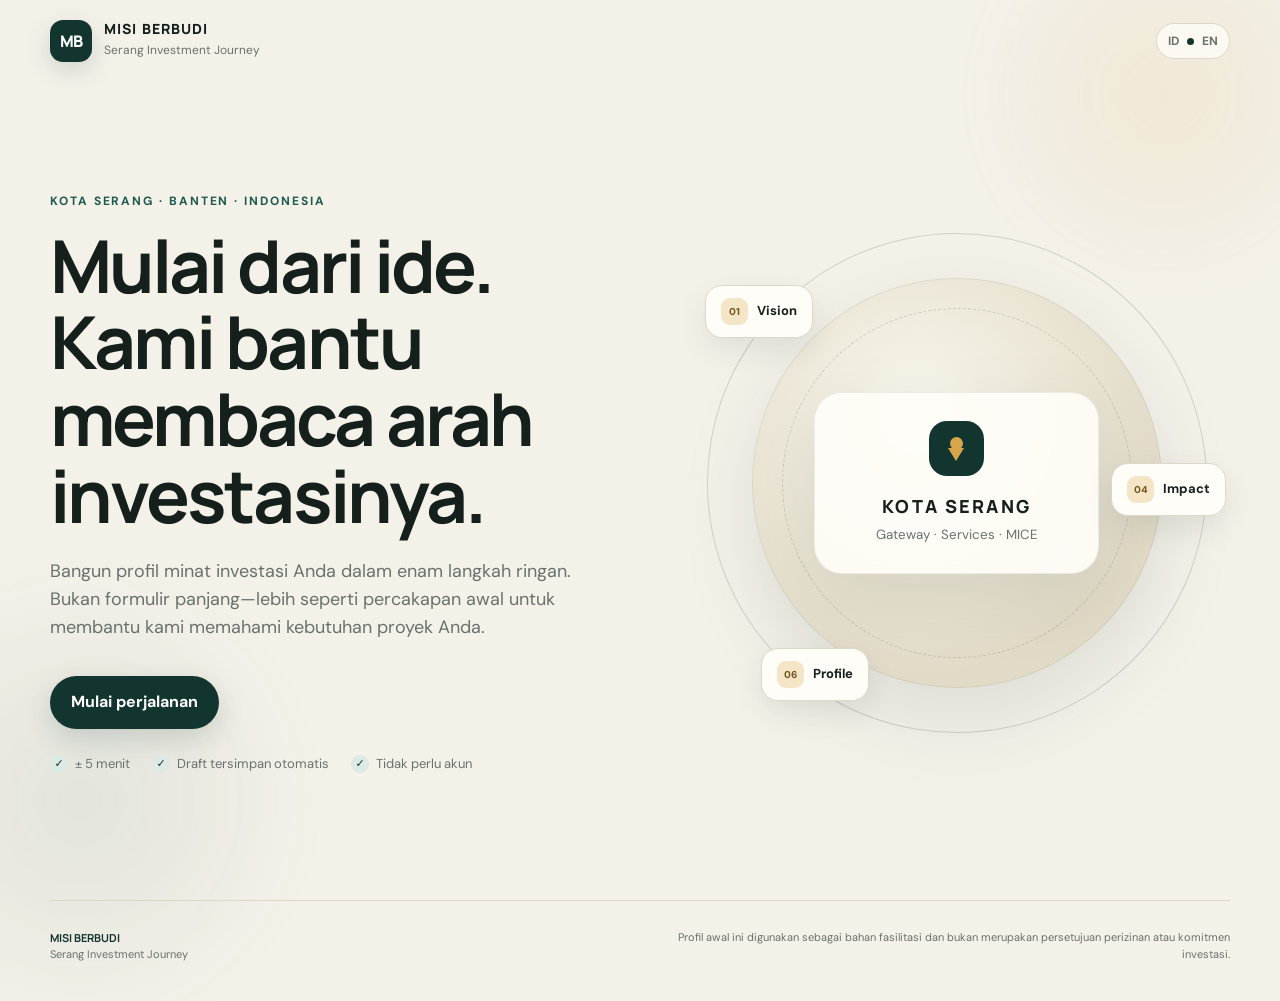
<file: index.html>
<!doctype html>
<html lang="id">
<head>
  <meta charset="utf-8">
  <meta name="viewport" content="width=device-width, initial-scale=1, viewport-fit=cover">
  <meta name="theme-color" content="#12352f">
  <meta name="description" content="MISI BERBUDI — perjalanan interaktif untuk menyusun profil minat investasi di Kota Serang.">
  <title>MISI BERBUDI — Serang Investment Journey</title>
  <link rel="preconnect" href="https://fonts.googleapis.com">
  <link rel="preconnect" href="https://fonts.gstatic.com" crossorigin>
  <link href="https://fonts.googleapis.com/css2?family=DM+Sans:wght@400;500;600;700&family=Manrope:wght@600;700;800&display=swap" rel="stylesheet">
  <link rel="stylesheet" href="styles.css">
</head>
<body>
  <div class="ambient ambient-a" aria-hidden="true"></div>
  <div class="ambient ambient-b" aria-hidden="true"></div>

  <header class="site-header">
    <a class="brand" href="#top" aria-label="MISI BERBUDI">
      <span class="brand-mark" aria-hidden="true">MB</span>
      <span>
        <strong>MISI BERBUDI</strong>
        <small data-i18n="brandSub">Serang Investment Journey</small>
      </span>
    </a>

    <div class="header-actions">
      <span class="draft-state" id="draftState" aria-live="polite"></span>
      <button class="lang-toggle" id="langToggle" type="button" aria-label="Switch language">
        <span data-lang-label>ID</span>
        <span class="toggle-dot" aria-hidden="true"></span>
        <span>EN</span>
      </button>
    </div>
  </header>

  <main id="top">
    <section class="hero shell">
      <div class="hero-copy">
        <p class="eyebrow" data-i18n="eyebrow">Kota Serang · Banten · Indonesia</p>
        <h1 data-i18n="heroTitle">Mulai dari ide. Kami bantu membaca arah investasinya.</h1>
        <p class="hero-lead" data-i18n="heroLead">Bangun profil minat investasi Anda dalam enam langkah ringan. Bukan formulir panjang—lebih seperti percakapan awal untuk membantu kami memahami kebutuhan proyek Anda.</p>
        <div class="hero-actions">
          <button class="btn btn-primary" type="button" id="startButton" data-i18n="start">Mulai perjalanan</button>
          <button class="btn btn-ghost" type="button" id="resumeButton" hidden data-i18n="resume">Lanjutkan draft</button>
        </div>
        <div class="trust-row">
          <span><i aria-hidden="true">✓</i><span data-i18n="trust1">± 5 menit</span></span>
          <span><i aria-hidden="true">✓</i><span data-i18n="trust2">Draft tersimpan otomatis</span></span>
          <span><i aria-hidden="true">✓</i><span data-i18n="trust3">Tidak perlu akun</span></span>
        </div>
      </div>

      <div class="hero-visual" aria-hidden="true">
        <div class="orbit orbit-one"></div>
        <div class="orbit orbit-two"></div>
        <div class="city-card city-card-main">
          <span class="city-pin"></span>
          <strong>KOTA SERANG</strong>
          <small>Gateway · Services · MICE</small>
        </div>
        <div class="mini-card mini-one"><span>01</span><b>Vision</b></div>
        <div class="mini-card mini-two"><span>04</span><b>Impact</b></div>
        <div class="mini-card mini-three"><span>06</span><b>Profile</b></div>
      </div>
    </section>

    <section class="journey shell" id="journey" hidden>
      <aside class="journey-nav" aria-label="Progress">
        <div class="progress-head">
          <span data-i18n="yourJourney">Perjalanan Anda</span>
          <strong id="progressPercent">17%</strong>
        </div>
        <div class="progress-track"><span id="progressBar"></span></div>
        <ol id="stepNav">
          <li class="active" data-step-nav="1"><span>1</span><div><b data-i18n="step1">Visi</b><small data-i18n="step1sub">Bidang & ide</small></div></li>
          <li data-step-nav="2"><span>2</span><div><b data-i18n="step2">Arah</b><small data-i18n="step2sub">Jenis investasi</small></div></li>
          <li data-step-nav="3"><span>3</span><div><b data-i18n="step3">Lokasi</b><small data-i18n="step3sub">Area pilihan</small></div></li>
          <li data-step-nav="4"><span>4</span><div><b data-i18n="step4">Dampak</b><small data-i18n="step4sub">Nilai & tenaga kerja</small></div></li>
          <li data-step-nav="5"><span>5</span><div><b data-i18n="step5">Dukungan</b><small data-i18n="step5sub">Fasilitasi</small></div></li>
          <li data-step-nav="6"><span>6</span><div><b data-i18n="step6">Profil</b><small data-i18n="step6sub">Ringkasan & kontak</small></div></li>
        </ol>
      </aside>

      <section class="journey-panel">
        <form id="investmentForm" novalidate>
          <div class="step active" data-step="1">
            <div class="step-kicker"><span>01</span><span data-i18n="checkpoint">Checkpoint</span></div>
            <h2 data-i18n="visionTitle">Apa yang sedang Anda bayangkan untuk Kota Serang?</h2>
            <p class="step-intro" data-i18n="visionLead">Pilih bidang yang paling dekat dengan rencana Anda. Tidak harus sempurna—kita mulai dari gambaran besarnya.</p>

            <fieldset>
              <legend class="sr-only" data-i18n="sectorLegend">Bidang usaha</legend>
              <div class="choice-grid sector-grid" id="sectorGrid">
                <label class="choice-card"><input type="radio" name="sector" value="industri"><span class="choice-icon">◫</span><b data-i18n="sectorIndustry">Industri & Manufaktur</b><small data-i18n="sectorIndustrySub">Produksi, pengolahan, pergudangan</small></label>
                <label class="choice-card"><input type="radio" name="sector" value="perdagangan"><span class="choice-icon">↗</span><b data-i18n="sectorTrade">Perdagangan & Jasa</b><small data-i18n="sectorTradeSub">Retail, jasa profesional, layanan</small></label>
                <label class="choice-card"><input type="radio" name="sector" value="pariwisata"><span class="choice-icon">✦</span><b data-i18n="sectorTourism">Pariwisata & MICE</b><small data-i18n="sectorTourismSub">Hotel, event, kuliner, destinasi</small></label>
                <label class="choice-card"><input type="radio" name="sector" value="kreatif"><span class="choice-icon">◎</span><b data-i18n="sectorCreative">Ekonomi Kreatif & Digital</b><small data-i18n="sectorCreativeSub">Teknologi, studio, konten, startup</small></label>
                <label class="choice-card"><input type="radio" name="sector" value="properti"><span class="choice-icon">⌂</span><b data-i18n="sectorProperty">Properti & Kawasan</b><small data-i18n="sectorPropertySub">Hunian, komersial, mixed-use</small></label>
                <label class="choice-card"><input type="radio" name="sector" value="pangan"><span class="choice-icon">❋</span><b data-i18n="sectorFood">Pangan & Agro</b><small data-i18n="sectorFoodSub">Pengolahan pangan dan rantai pasok</small></label>
                <label class="choice-card wide"><input type="radio" name="sector" value="lainnya"><span class="choice-icon">＋</span><b data-i18n="sectorOther">Bidang lainnya</b><small data-i18n="sectorOtherSub">Ceritakan kebutuhan yang belum tercakup</small></label>
              </div>
            </fieldset>

            <label class="field-block">
              <span data-i18n="ideaLabel">Ceritakan ide proyek Anda</span>
              <textarea name="projectIdea" rows="4" maxlength="800" data-i18n-placeholder="ideaPlaceholder" placeholder="Contoh: pusat kuliner dan ruang event yang terintegrasi dengan area komersial..."></textarea>
              <small class="field-note"><span data-i18n="optional">Opsional</span> · <span id="ideaCount">0</span>/800</small>
            </label>
          </div>

          <div class="step" data-step="2">
            <div class="step-kicker"><span>02</span><span data-i18n="checkpoint">Checkpoint</span></div>
            <h2 data-i18n="directionTitle">Ke mana arah rencana investasinya?</h2>
            <p class="step-intro" data-i18n="directionLead">Ini membantu tim memahami konteks proyek dan jenis dukungan yang mungkin lebih relevan.</p>
            <div class="choice-grid direction-grid">
              <label class="choice-card"><input type="radio" name="investmentType" value="baru"><span class="choice-icon">＋</span><b data-i18n="typeNew">Investasi baru</b><small data-i18n="typeNewSub">Memulai proyek atau usaha baru</small></label>
              <label class="choice-card"><input type="radio" name="investmentType" value="ekspansi"><span class="choice-icon">↗</span><b data-i18n="typeExpansion">Ekspansi</b><small data-i18n="typeExpansionSub">Memperbesar kapasitas atau cabang</small></label>
              <label class="choice-card"><input type="radio" name="investmentType" value="relokasi"><span class="choice-icon">⇄</span><b data-i18n="typeRelocation">Relokasi</b><small data-i18n="typeRelocationSub">Memindahkan kegiatan usaha</small></label>
              <label class="choice-card"><input type="radio" name="investmentType" value="kemitraan"><span class="choice-icon">∞</span><b data-i18n="typePartnership">Kemitraan</b><small data-i18n="typePartnershipSub">Mencari mitra atau peluang kolaborasi</small></label>
            </div>
            <label class="field-block conditional" id="existingBusinessWrap" hidden>
              <span data-i18n="existingBusiness">Nama usaha/proyek yang sudah berjalan</span>
              <input type="text" name="existingBusiness" maxlength="120" autocomplete="organization">
            </label>
          </div>

          <div class="step" data-step="3">
            <div class="step-kicker"><span>03</span><span data-i18n="checkpoint">Checkpoint</span></div>
            <h2 data-i18n="locationTitle">Lokasi seperti apa yang paling masuk akal?</h2>
            <p class="step-intro" data-i18n="locationLead">Pilih kecamatan jika sudah punya preferensi. Jika belum, kami bisa mencatat bahwa Anda membutuhkan bantuan pencarian lokasi.</p>
            <div class="district-stage">
              <div class="district-map" aria-hidden="true">
                <span data-district-map="cipocok">Cipocok Jaya</span>
                <span data-district-map="curug">Curug</span>
                <span data-district-map="kasemen">Kasemen</span>
                <span data-district-map="serang">Serang</span>
                <span data-district-map="taktakan">Taktakan</span>
                <span data-district-map="walantaka">Walantaka</span>
              </div>
              <div class="district-list">
                <label><input type="radio" name="district" value="Cipocok Jaya"><span>Cipocok Jaya</span></label>
                <label><input type="radio" name="district" value="Curug"><span>Curug</span></label>
                <label><input type="radio" name="district" value="Kasemen"><span>Kasemen</span></label>
                <label><input type="radio" name="district" value="Serang"><span>Serang</span></label>
                <label><input type="radio" name="district" value="Taktakan"><span>Taktakan</span></label>
                <label><input type="radio" name="district" value="Walantaka"><span>Walantaka</span></label>
                <label class="help-location"><input type="radio" name="district" value="Perlu bantuan"><span data-i18n="needLocationHelp">Belum tahu — bantu carikan</span></label>
              </div>
            </div>
            <label class="field-block">
              <span data-i18n="locationNote">Catatan lokasi</span>
              <input type="text" name="locationNote" maxlength="240" data-i18n-placeholder="locationPlaceholder" placeholder="Contoh: dekat akses tol, membutuhkan lahan ±2 ha, atau area komersial ramai">
              <small class="field-note" data-i18n="optional">Opsional</small>
            </label>
          </div>

          <div class="step" data-step="4">
            <div class="step-kicker"><span>04</span><span data-i18n="checkpoint">Checkpoint</span></div>
            <h2 data-i18n="impactTitle">Seberapa besar dampak yang sedang Anda rancang?</h2>
            <p class="step-intro" data-i18n="impactLead">Angka awal tidak harus final. Estimasi membantu kami memahami skala proyek sejak awal.</p>
            <label class="field-block investment-field">
              <span data-i18n="investmentLabel">Estimasi nilai investasi</span>
              <div class="money-input"><span>Rp</span><input type="text" inputmode="numeric" name="investmentDisplay" id="investmentDisplay" autocomplete="off" placeholder="0"><input type="hidden" name="investmentValue" id="investmentValue"></div>
            </label>
            <div class="quick-values" aria-label="Quick values">
              <button type="button" data-value="500000000">500 jt</button>
              <button type="button" data-value="1000000000">1 M</button>
              <button type="button" data-value="5000000000">5 M</button>
              <button type="button" data-value="10000000000">10 M</button>
              <button type="button" data-value="50000000000">50 M</button>
            </div>

            <div class="range-card">
              <div class="range-head"><span data-i18n="jobsLabel">Potensi tenaga kerja</span><strong><span id="jobsValue">25</span> <span data-i18n="people">orang</span></strong></div>
              <input type="range" name="jobs" id="jobsRange" min="0" max="500" step="5" value="25">
              <div class="range-scale"><span>0</span><span>100</span><span>250</span><span>500+</span></div>
            </div>
          </div>

          <div class="step" data-step="5">
            <div class="step-kicker"><span>05</span><span data-i18n="checkpoint">Checkpoint</span></div>
            <h2 data-i18n="supportTitle">Apa yang paling membantu proyek ini bergerak?</h2>
            <p class="step-intro" data-i18n="supportLead">Pilih lebih dari satu bila perlu. Jawaban ini tidak memengaruhi penilaian layanan—ini membantu kami menyiapkan percakapan yang lebih tepat.</p>
            <fieldset>
              <legend data-i18n="supportLegend">Dukungan yang dibutuhkan</legend>
              <div class="check-grid">
                <label><input type="checkbox" name="support" value="Informasi perizinan"><span data-i18n="supportPermit">Informasi perizinan</span></label>
                <label><input type="checkbox" name="support" value="Pencarian lokasi"><span data-i18n="supportLocation">Pencarian lokasi</span></label>
                <label><input type="checkbox" name="support" value="Data peluang investasi"><span data-i18n="supportData">Data peluang investasi</span></label>
                <label><input type="checkbox" name="support" value="Kemitraan"><span data-i18n="supportPartner">Akses kemitraan</span></label>
                <label><input type="checkbox" name="support" value="Koordinasi lintas instansi"><span data-i18n="supportCoordination">Koordinasi lintas instansi</span></label>
                <label><input type="checkbox" name="support" value="Konsultasi proyek"><span data-i18n="supportConsult">Konsultasi rencana proyek</span></label>
              </div>
            </fieldset>
            <label class="field-block">
              <span data-i18n="obstacleLabel">Kendala atau pertanyaan utama</span>
              <textarea name="obstacle" rows="4" maxlength="600" data-i18n-placeholder="obstaclePlaceholder" placeholder="Apa yang saat ini paling menghambat atau masih ingin Anda pastikan?"></textarea>
              <small class="field-note" data-i18n="optional">Opsional</small>
            </label>
          </div>

          <div class="step" data-step="6">
            <div class="step-kicker"><span>06</span><span data-i18n="checkpoint">Checkpoint</span></div>
            <h2 data-i18n="profileTitle">Profil investasi Anda sudah terbentuk.</h2>
            <p class="step-intro" data-i18n="profileLead">Periksa ringkasannya, lalu beri kami cara terbaik untuk menghubungi Anda.</p>

            <section class="profile-preview" id="profilePreview" aria-live="polite"></section>

            <div class="contact-grid">
              <label class="field-block"><span data-i18n="nameLabel">Nama lengkap</span><input type="text" name="fullName" autocomplete="name" maxlength="120" required></label>
              <label class="field-block"><span data-i18n="companyLabel">Perusahaan/organisasi</span><input type="text" name="company" autocomplete="organization" maxlength="160"></label>
              <label class="field-block"><span data-i18n="emailLabel">Email</span><input type="email" name="email" autocomplete="email" maxlength="160" required></label>
              <label class="field-block"><span data-i18n="phoneLabel">WhatsApp/telepon</span><input type="tel" name="phone" autocomplete="tel" maxlength="40" required></label>
            </div>

            <label class="consent"><input type="checkbox" name="consent" value="yes" required><span data-i18n="consentText">Saya menyetujui data ini digunakan untuk tindak lanjut fasilitasi investasi oleh petugas yang berwenang.</span></label>
            <input type="text" name="website" class="honeypot" tabindex="-1" autocomplete="off" aria-hidden="true">
          </div>

          <div class="form-alert" id="formAlert" role="alert" aria-live="assertive" hidden></div>

          <div class="step-actions">
            <button class="btn btn-ghost" type="button" id="backButton" disabled data-i18n="back">Kembali</button>
            <button class="btn btn-primary" type="button" id="nextButton"><span data-i18n="continue">Lanjutkan</span><span aria-hidden="true">→</span></button>
            <button class="btn btn-primary submit-btn" type="submit" id="submitButton" hidden><span class="submit-label" data-i18n="submit">Kirim profil</span><span class="spinner" aria-hidden="true"></span></button>
          </div>
        </form>
      </section>
    </section>

    <section class="success shell" id="successPanel" hidden>
      <div class="success-card">
        <div class="success-icon" aria-hidden="true">✓</div>
        <p class="eyebrow" data-i18n="received">Profil diterima</p>
        <h2 data-i18n="successTitle">Terima kasih. Percakapan investasinya bisa dimulai dari sini.</h2>
        <p data-i18n="successLead">Profil Anda sudah tercatat. Simpan nomor referensi ini untuk memudahkan tindak lanjut.</p>
        <div class="reference-box"><span data-i18n="reference">Nomor referensi</span><strong id="referenceNumber">—</strong></div>
        <button class="btn btn-ghost" type="button" id="newProfileButton" data-i18n="newProfile">Buat profil baru</button>
      </div>
    </section>
  </main>

  <footer class="site-footer shell">
    <div><strong>MISI BERBUDI</strong><span data-i18n="footerTag">Serang Investment Journey</span></div>
    <p data-i18n="footerNote">Profil awal ini digunakan sebagai bahan fasilitasi dan bukan merupakan persetujuan perizinan atau komitmen investasi.</p>
  </footer>

  <div class="submit-overlay" id="submitOverlay" hidden>
    <div class="submit-modal" role="dialog" aria-modal="true" aria-labelledby="submitStatusTitle">
      <div class="pulse-loader" aria-hidden="true"><span></span><span></span><span></span></div>
      <h3 id="submitStatusTitle" data-i18n="sendingTitle">Mengirim profil Anda…</h3>
      <p id="submitStatusText" data-i18n="sendingText">Jangan tutup halaman ini. Kami sedang menunggu konfirmasi dari sistem.</p>
      <div class="submit-time" id="submitTimer">00:00</div>
      <div class="timeout-actions" id="timeoutActions" hidden>
        <button class="btn btn-primary" type="button" id="retryButton" data-i18n="retry">Coba konfirmasi lagi</button>
        <button class="btn btn-ghost" type="button" id="closeSubmitOverlay" data-i18n="keepDraft">Tutup, simpan draft</button>
      </div>
    </div>
  </div>

  <iframe name="submitTarget" id="submitTarget" class="submit-frame" title="Submission response"></iframe>

  <script src="config.js"></script>
  <script src="app.js"></script>
</body>
</html>
</file>
<file: styles.css>
:root{
  --bg:#f4f1e9;
  --surface:#fffdf8;
  --surface-2:#ece7db;
  --ink:#15201d;
  --muted:#68726d;
  --line:#ddd7c9;
  --brand:#12352f;
  --brand-2:#1d5a4f;
  --accent:#d8a64a;
  --accent-soft:#f3e5c5;
  --danger:#a53d3d;
  --success:#2b6c57;
  --shadow:0 24px 70px rgba(25,39,34,.10);
  --radius:26px;
  --radius-sm:16px;
  --max:1180px;
}
*{box-sizing:border-box}
html{scroll-behavior:smooth}
body{margin:0;background:var(--bg);color:var(--ink);font-family:"DM Sans",system-ui,-apple-system,BlinkMacSystemFont,"Segoe UI",sans-serif;line-height:1.55;min-height:100vh;overflow-x:hidden}
button,input,textarea{font:inherit}
button{cursor:pointer}
a{color:inherit}
[hidden]{display:none!important}
.sr-only{position:absolute;width:1px;height:1px;padding:0;margin:-1px;overflow:hidden;clip:rect(0,0,0,0);white-space:nowrap;border:0}
.shell{width:min(var(--max),calc(100% - 40px));margin-inline:auto}
.ambient{position:fixed;border-radius:999px;filter:blur(10px);pointer-events:none;z-index:-2;opacity:.55}
.ambient-a{width:430px;height:430px;background:radial-gradient(circle,rgba(216,166,74,.2),transparent 68%);top:-120px;right:-100px}
.ambient-b{width:520px;height:520px;background:radial-gradient(circle,rgba(29,90,79,.14),transparent 68%);bottom:-160px;left:-180px}
.site-header{width:min(var(--max),calc(100% - 40px));margin:0 auto;min-height:82px;display:flex;align-items:center;justify-content:space-between;gap:20px;position:relative;z-index:20}
.brand{display:flex;align-items:center;gap:12px;text-decoration:none}
.brand-mark{width:42px;height:42px;border-radius:13px;background:var(--brand);color:#fff;display:grid;place-items:center;font-family:Manrope,sans-serif;font-weight:800;letter-spacing:-.04em;box-shadow:0 8px 24px rgba(18,53,47,.16)}
.brand strong{display:block;font:800 14px/1 Manrope,sans-serif;letter-spacing:.08em}
.brand small{display:block;color:var(--muted);font-size:12px;margin-top:5px}
.header-actions{display:flex;align-items:center;gap:14px}
.draft-state{font-size:12px;color:var(--muted)}
.lang-toggle{border:1px solid var(--line);background:rgba(255,253,248,.8);border-radius:999px;padding:8px 11px;display:flex;align-items:center;gap:8px;color:var(--muted);font-size:12px;font-weight:700;backdrop-filter:blur(10px)}
.toggle-dot{width:7px;height:7px;border-radius:50%;background:var(--brand)}
.hero{min-height:calc(100vh - 82px);display:grid;grid-template-columns:1.02fr .98fr;align-items:center;gap:64px;padding-block:64px 80px}
.eyebrow{text-transform:uppercase;letter-spacing:.16em;font-weight:700;color:var(--brand-2);font-size:12px;margin:0 0 16px}
.hero h1,.journey-panel h2,.success-card h2{font-family:Manrope,sans-serif;letter-spacing:-.04em;line-height:1.05;margin:0}
.hero h1{font-size:clamp(44px,5.7vw,76px);max-width:760px}
.hero-lead{font-size:18px;color:var(--muted);max-width:660px;margin:25px 0 0}
.hero-actions{display:flex;flex-wrap:wrap;gap:12px;margin-top:34px}
.btn{border:0;border-radius:999px;padding:14px 21px;font-weight:700;display:inline-flex;align-items:center;justify-content:center;gap:10px;transition:.18s ease;min-height:48px}
.btn:hover{transform:translateY(-1px)}
.btn:active{transform:translateY(0)}
.btn:disabled{opacity:.45;cursor:not-allowed;transform:none}
.btn-primary{background:var(--brand);color:white;box-shadow:0 10px 28px rgba(18,53,47,.16)}
.btn-primary:hover{background:var(--brand-2)}
.btn-ghost{background:transparent;color:var(--brand);border:1px solid var(--line)}
.btn-ghost:hover{border-color:#bdb5a4;background:rgba(255,255,255,.4)}
.trust-row{display:flex;flex-wrap:wrap;gap:10px 22px;margin-top:25px;color:var(--muted);font-size:13px}
.trust-row>span{display:flex;gap:7px;align-items:center}
.trust-row i{font-style:normal;width:18px;height:18px;border-radius:50%;background:#dce9e4;color:var(--brand);display:grid;place-items:center;font-size:11px;font-weight:800}
.hero-visual{height:580px;position:relative;display:grid;place-items:center}
.hero-visual:before{content:"";position:absolute;width:410px;height:410px;border-radius:50%;background:radial-gradient(circle at 40% 35%,#faf8ee,#e1dac7 70%);box-shadow:inset 0 0 0 1px rgba(18,53,47,.07),0 32px 80px rgba(18,53,47,.1)}
.orbit{position:absolute;border:1px solid rgba(18,53,47,.17);border-radius:50%}
.orbit-one{width:500px;height:500px;transform:rotate(-12deg)}
.orbit-two{width:350px;height:350px;border-style:dashed;transform:rotate(20deg)}
.city-card{position:relative;z-index:2;background:rgba(255,253,248,.92);border:1px solid rgba(18,53,47,.08);box-shadow:var(--shadow);backdrop-filter:blur(18px)}
.city-card-main{width:285px;padding:28px;border-radius:28px;text-align:center}
.city-card-main strong{display:block;font:800 18px Manrope,sans-serif;letter-spacing:.12em}
.city-card-main small{color:var(--muted);display:block;margin-top:7px}
.city-pin{width:55px;height:55px;border-radius:18px;background:var(--brand);display:block;margin:0 auto 18px;position:relative}
.city-pin:before{content:"";position:absolute;width:13px;height:13px;border-radius:50%;background:var(--accent);left:21px;top:16px}
.city-pin:after{content:"";position:absolute;border:8px solid transparent;border-top:13px solid var(--accent);left:19px;top:27px}
.mini-card{position:absolute;z-index:3;background:var(--surface);border:1px solid var(--line);border-radius:17px;padding:12px 15px;box-shadow:0 12px 30px rgba(25,39,34,.09);display:flex;gap:9px;align-items:center;font-size:13px}
.mini-card span{width:27px;height:27px;border-radius:9px;background:var(--accent-soft);color:#74571f;display:grid;place-items:center;font-size:10px;font-weight:800}
.mini-one{top:92px;left:22px}.mini-two{right:4px;top:270px}.mini-three{bottom:72px;left:78px}
.journey{display:grid;grid-template-columns:260px minmax(0,1fr);gap:28px;padding-block:46px 100px;align-items:start}
.journey-nav{position:sticky;top:24px;background:rgba(255,253,248,.72);border:1px solid rgba(18,53,47,.07);border-radius:22px;padding:20px;backdrop-filter:blur(16px)}
.progress-head{display:flex;justify-content:space-between;align-items:center;font-size:12px;color:var(--muted);margin-bottom:9px}.progress-head strong{color:var(--brand)}
.progress-track{height:5px;background:var(--surface-2);border-radius:999px;overflow:hidden}.progress-track span{height:100%;display:block;width:17%;background:var(--brand);border-radius:inherit;transition:width .25s ease}
.journey-nav ol{list-style:none;margin:21px 0 0;padding:0;display:grid;gap:7px}
.journey-nav li{display:grid;grid-template-columns:34px 1fr;gap:10px;align-items:center;padding:9px 8px;border-radius:13px;color:#8a918d;transition:.18s ease}
.journey-nav li>span{width:32px;height:32px;border-radius:10px;background:#eee9df;display:grid;place-items:center;font-size:12px;font-weight:800}
.journey-nav li b{display:block;font-size:13px}.journey-nav li small{font-size:11px}.journey-nav li.active{background:#e6efe9;color:var(--brand)}.journey-nav li.active>span{background:var(--brand);color:#fff}.journey-nav li.complete{color:var(--brand-2)}.journey-nav li.complete>span{background:#cfdfd8;color:var(--brand)}
.journey-panel{background:var(--surface);border:1px solid rgba(18,53,47,.07);border-radius:var(--radius);box-shadow:var(--shadow);padding:clamp(28px,5vw,62px);min-height:680px}
.step{display:none;animation:fadeUp .26s ease}.step.active{display:block}@keyframes fadeUp{from{opacity:0;transform:translateY(9px)}to{opacity:1;transform:none}}
.step-kicker{display:flex;align-items:center;gap:8px;color:var(--brand-2);font-size:11px;text-transform:uppercase;letter-spacing:.13em;font-weight:800;margin-bottom:16px}.step-kicker span:first-child{background:var(--brand);color:#fff;border-radius:8px;padding:5px 7px;letter-spacing:.05em}
.journey-panel h2{font-size:clamp(31px,4vw,50px);max-width:790px}.step-intro{color:var(--muted);font-size:16px;max-width:760px;margin:16px 0 34px}
fieldset{border:0;padding:0;margin:0}legend{font-weight:700;margin-bottom:12px}
.choice-grid{display:grid;gap:12px}.sector-grid{grid-template-columns:repeat(2,minmax(0,1fr))}.direction-grid{grid-template-columns:repeat(2,minmax(0,1fr))}
.choice-card{position:relative;display:grid;grid-template-columns:43px 1fr;column-gap:12px;align-items:start;border:1px solid var(--line);background:#fffefa;border-radius:18px;padding:17px;cursor:pointer;transition:.18s ease;min-height:94px}.choice-card:hover{border-color:#b8b09f;transform:translateY(-1px)}.choice-card:has(input:checked){border-color:var(--brand);box-shadow:0 0 0 2px rgba(18,53,47,.09);background:#f5f8f4}.choice-card input{position:absolute;opacity:0;pointer-events:none}.choice-icon{grid-row:1 / span 2;width:43px;height:43px;border-radius:13px;background:var(--surface-2);color:var(--brand);display:grid;place-items:center;font-size:20px;font-weight:700}.choice-card:has(input:checked) .choice-icon{background:var(--brand);color:#fff}.choice-card b{font-size:14px;margin-top:1px}.choice-card small{color:var(--muted);font-size:12px;margin-top:3px}.choice-card.wide{grid-column:1/-1}
.field-block{display:grid;gap:8px;margin-top:26px}.field-block>span{font-weight:700;font-size:14px}.field-block input,.field-block textarea{width:100%;border:1px solid var(--line);border-radius:15px;background:#fffefa;color:var(--ink);padding:13px 14px;outline:none;transition:.18s ease}.field-block input:focus,.field-block textarea:focus{border-color:var(--brand-2);box-shadow:0 0 0 3px rgba(29,90,79,.09)}.field-block textarea{resize:vertical}.field-note{justify-self:end;color:var(--muted);font-size:11px}.conditional{padding:17px;background:#f4f2eb;border-radius:17px}
.district-stage{display:grid;grid-template-columns:1.15fr .85fr;gap:20px}.district-map{min-height:350px;border-radius:22px;background:linear-gradient(145deg,#e9e3d5,#f7f4ec);position:relative;overflow:hidden;border:1px solid var(--line)}.district-map:before,.district-map:after{content:"";position:absolute;border:1px dashed rgba(18,53,47,.16);border-radius:50%;inset:13% 16%;transform:rotate(-11deg)}.district-map:after{inset:25% 27%;transform:rotate(15deg)}.district-map span{position:absolute;z-index:2;border:1px solid var(--line);background:rgba(255,253,248,.85);border-radius:999px;padding:6px 9px;font-size:10px;font-weight:700;color:var(--muted);transition:.18s ease;backdrop-filter:blur(5px)}.district-map span.active{background:var(--brand);color:#fff;border-color:var(--brand);transform:scale(1.05)}.district-map span:nth-child(1){left:41%;top:38%}.district-map span:nth-child(2){right:14%;bottom:17%}.district-map span:nth-child(3){right:15%;top:12%}.district-map span:nth-child(4){left:36%;top:19%}.district-map span:nth-child(5){left:11%;bottom:19%}.district-map span:nth-child(6){right:14%;top:50%}
.district-list{display:grid;gap:8px}.district-list label{position:relative}.district-list input{position:absolute;opacity:0}.district-list span{display:flex;align-items:center;justify-content:space-between;border:1px solid var(--line);border-radius:13px;padding:11px 13px;font-size:13px;font-weight:700;background:#fffefa;cursor:pointer}.district-list input:checked+span{background:var(--brand);border-color:var(--brand);color:#fff}.district-list .help-location span{background:#f5ead1;color:#66501f;border-color:#e8d6ae}
.money-input{display:flex;align-items:center;border:1px solid var(--line);border-radius:18px;background:#fffefa;overflow:hidden}.money-input:focus-within{border-color:var(--brand-2);box-shadow:0 0 0 3px rgba(29,90,79,.09)}.money-input>span{font:800 20px Manrope,sans-serif;padding-left:18px;color:var(--brand)}.money-input input{border:0!important;box-shadow:none!important;font:800 clamp(28px,4vw,42px) Manrope,sans-serif;padding:16px 18px!important;background:transparent!important}
.quick-values{display:flex;flex-wrap:wrap;gap:8px;margin-top:11px}.quick-values button{border:1px solid var(--line);background:#fffefa;border-radius:999px;padding:8px 12px;font-size:12px;font-weight:700;color:var(--brand)}.quick-values button:hover{border-color:var(--brand)}
.range-card{margin-top:28px;background:#f2efe6;border-radius:20px;padding:21px}.range-head{display:flex;justify-content:space-between;gap:16px;align-items:center}.range-head span{font-weight:700;font-size:14px}.range-head strong{font:800 17px Manrope,sans-serif;color:var(--brand)}.range-card input[type=range]{width:100%;accent-color:var(--brand);margin:23px 0 4px}.range-scale{display:flex;justify-content:space-between;color:var(--muted);font-size:10px}
.check-grid{display:grid;grid-template-columns:repeat(2,minmax(0,1fr));gap:9px}.check-grid label{position:relative}.check-grid input{position:absolute;opacity:0}.check-grid span{display:block;border:1px solid var(--line);border-radius:14px;padding:12px 13px;background:#fffefa;font-size:13px;font-weight:700;cursor:pointer}.check-grid input:checked+span{background:#e7efe9;border-color:var(--brand);color:var(--brand)}
.profile-preview{background:linear-gradient(145deg,#173f37,#0d2c27);color:#fff;border-radius:23px;padding:24px;display:grid;grid-template-columns:repeat(2,minmax(0,1fr));gap:14px;margin-bottom:28px;box-shadow:0 18px 44px rgba(18,53,47,.16)}.profile-item{border:1px solid rgba(255,255,255,.12);border-radius:15px;padding:13px;background:rgba(255,255,255,.04)}.profile-item.wide{grid-column:1/-1}.profile-item span{display:block;color:rgba(255,255,255,.6);font-size:10px;text-transform:uppercase;letter-spacing:.09em}.profile-item strong{display:block;margin-top:5px;font-size:14px}.contact-grid{display:grid;grid-template-columns:repeat(2,minmax(0,1fr));gap:0 14px}.contact-grid .field-block{margin-top:14px}.consent{display:flex;gap:10px;margin-top:22px;color:var(--muted);font-size:12px;align-items:flex-start}.consent input{accent-color:var(--brand);margin-top:3px}.honeypot{position:absolute!important;left:-9999px!important;width:1px!important;height:1px!important;opacity:0!important;pointer-events:none!important}
.form-alert{margin-top:20px;border-radius:14px;padding:12px 14px;background:#f9e5e2;border:1px solid #efc7c0;color:#7b2929;font-size:13px}.form-alert.info{background:#e7eeeb;border-color:#c9dad3;color:var(--brand)}
.step-actions{border-top:1px solid var(--line);margin-top:34px;padding-top:22px;display:flex;justify-content:space-between;gap:12px}.step-actions #nextButton,.step-actions #submitButton{margin-left:auto}.submit-btn .spinner{display:none;width:17px;height:17px;border:2px solid rgba(255,255,255,.35);border-top-color:#fff;border-radius:50%;animation:spin .7s linear infinite}.submit-btn.loading .spinner{display:block}.submit-btn.loading .submit-label{opacity:.8}@keyframes spin{to{transform:rotate(360deg)}}
.success{padding:70px 0 120px}.success-card{max-width:720px;margin:0 auto;text-align:center;background:var(--surface);border:1px solid var(--line);border-radius:30px;padding:54px;box-shadow:var(--shadow)}.success-icon{width:68px;height:68px;border-radius:22px;background:var(--brand);color:#fff;display:grid;place-items:center;font-size:30px;margin:0 auto 21px}.success-card h2{font-size:clamp(31px,4vw,48px)}.success-card>p:not(.eyebrow){color:var(--muted)}.reference-box{margin:28px auto;max-width:390px;border:1px dashed #bcb49f;border-radius:17px;padding:16px;background:#f6f2e7}.reference-box span{display:block;color:var(--muted);font-size:11px;text-transform:uppercase;letter-spacing:.1em}.reference-box strong{display:block;font:800 25px Manrope,sans-serif;color:var(--brand);margin-top:5px;letter-spacing:.04em}
.site-footer{border-top:1px solid var(--line);padding:28px 0 38px;display:flex;justify-content:space-between;gap:30px;color:var(--muted);font-size:11px}.site-footer div{min-width:190px}.site-footer strong{display:block;color:var(--brand);font-family:Manrope,sans-serif}.site-footer span{display:block}.site-footer p{margin:0;max-width:600px;text-align:right}
.submit-overlay{position:fixed;inset:0;z-index:100;background:rgba(9,25,22,.72);display:grid;place-items:center;padding:20px;backdrop-filter:blur(8px)}.submit-modal{width:min(520px,100%);background:var(--surface);border-radius:28px;padding:38px;text-align:center;box-shadow:0 28px 90px rgba(0,0,0,.28)}.submit-modal h3{font:800 27px Manrope,sans-serif;margin:18px 0 8px}.submit-modal p{color:var(--muted);margin:0}.pulse-loader{display:flex;justify-content:center;gap:7px}.pulse-loader span{width:11px;height:11px;border-radius:50%;background:var(--brand);animation:pulse 1.2s infinite ease-in-out}.pulse-loader span:nth-child(2){animation-delay:.15s}.pulse-loader span:nth-child(3){animation-delay:.3s}@keyframes pulse{0%,80%,100%{transform:scale(.65);opacity:.45}40%{transform:scale(1);opacity:1}}.submit-time{font:800 12px Manrope,sans-serif;color:var(--brand);margin-top:14px}.timeout-actions{display:flex;flex-wrap:wrap;justify-content:center;gap:9px;margin-top:22px}.submit-frame{position:absolute;width:1px;height:1px;border:0;opacity:0;pointer-events:none;left:-9999px}
@media(max-width:900px){.hero{grid-template-columns:1fr;min-height:auto;padding-top:44px}.hero-visual{height:430px}.journey{grid-template-columns:1fr}.journey-nav{position:static;padding:15px}.journey-nav ol{grid-template-columns:repeat(6,1fr);gap:5px}.journey-nav li{display:block;text-align:center;padding:6px}.journey-nav li>span{margin:auto}.journey-nav li div{display:none}.district-stage{grid-template-columns:1fr}.district-map{min-height:300px}.site-footer{display:block}.site-footer p{text-align:left;margin-top:12px}}
@media(max-width:640px){.shell,.site-header{width:min(100% - 24px,var(--max))}.site-header{min-height:70px}.draft-state{display:none}.brand small{display:none}.hero{padding:32px 0 60px;gap:28px}.hero h1{font-size:clamp(39px,12vw,58px)}.hero-lead{font-size:16px}.hero-visual{height:355px}.hero-visual:before{width:285px;height:285px}.orbit-one{width:335px;height:335px}.orbit-two{width:245px;height:245px}.city-card-main{width:220px;padding:21px}.mini-card{padding:8px 10px}.mini-one{left:0;top:47px}.mini-two{right:-5px;top:180px}.mini-three{bottom:34px;left:26px}.trust-row{display:grid;gap:8px}.journey{padding:16px 0 70px}.journey-nav{border-radius:16px}.journey-nav ol{margin-top:13px}.journey-nav li>span{width:29px;height:29px}.journey-panel{padding:25px 18px;border-radius:21px;min-height:auto}.journey-panel h2{font-size:34px}.step-intro{font-size:14px;margin-bottom:25px}.sector-grid,.direction-grid,.check-grid,.contact-grid,.profile-preview{grid-template-columns:1fr}.choice-card.wide,.profile-item.wide{grid-column:auto}.choice-card{min-height:86px;padding:14px}.district-map{min-height:260px}.district-stage{gap:13px}.step-actions{position:sticky;bottom:0;background:linear-gradient(to top,var(--surface) 80%,rgba(255,253,248,0));padding-top:28px;padding-bottom:2px;z-index:10}.btn{padding:12px 17px}.site-footer{padding-bottom:26px}.submit-modal{padding:30px 21px}.success-card{padding:36px 20px}.success{padding:40px 0 80px}}
</file>
